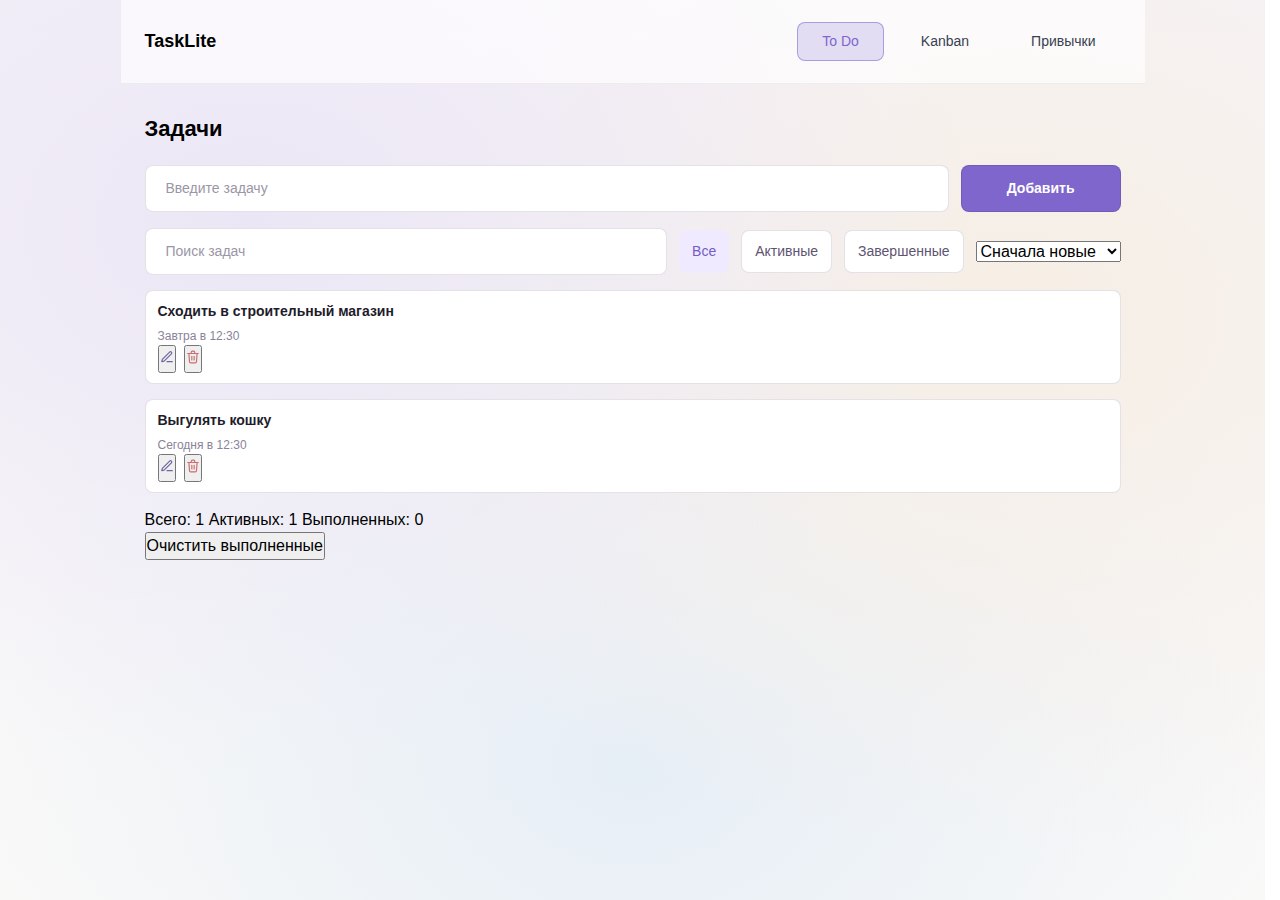
<file: index.html>
<!doctype html>
<html lang="en">
  <head>
    <meta charset="UTF-8" />
    <meta name="viewport" content="width=device-width, initial-scale=1.0" />
    <link rel="stylesheet" href="styles/normalize.css" />
    <link rel="stylesheet" href="styles/style.css" />
    <title>Document</title>
  </head>

  <body class="todo">
    <header class="header__container header container">
      <div class="header__container">
        <h3 class="header__title">TaskLite</h3>
      </div>
      <nav class="tabs">
        <a href="index.html" class="tab active">To Do</a>
        <a href="kanban.html" class="tab">Kanban</a>
        <a href="habits.html" class="tab">Привычки</a>
      </nav>
    </header>
    <main class="container">
      <h1 class="title">Задачи</h1>
      <form class="form-add">
        <input
          type="text"
          class="form-add__input"
          placeholder="Введите задачу"
        />
        <button class="form-add__btn" type="submit">Добавить</button>
      </form>
      <div class="toolbar">
        <input type="text" class="toolbar__input" placeholder="Поиск задач" />
        <div class="tabs toolbar__tabs">
          <button class="tabs__item tabs__item--active">Все</button>
          <button class="tabs__item">Активные</button>
          <button class="tabs__item">Завершенные</button>
        </div>
        <select class="toolbar__sort">
          <option value="new">Сначала новые</option>
          <option value="old">Сначала старые</option>
        </select>
      </div>
      <div class="tasks"></div>
      <!-- <section class="task">
            <div class="task__content">
                <div class="task__title">Пример задачи</div>
                <div class="task__meta">26.09.2025, 15:49</div>
            </div>
            <div class="task__actions">
                <button class="task__action task__action--edit">
                    <svg class="task__icon" viewBox="0 0 24 24" width="14" height="14" fill="none" stroke="#6f64a3"
                        stroke-width="2" stroke-linecap="round" stroke-linejoin="round">
                        <path d="M12 20h9" />
                        <path d="M16.5 3.5a2.121 2.121 0 0 1 3 3L7 19l-4 1 1-4L16.5 3.5z" />
                    </svg>
                </button>
                <button class="task__action task__action--delete">
                    <svg class="task__icon" viewBox="0 0 24 24" width="14 " height="14" fill="none" stroke="#cb6e6e"
                        stroke-width="2" stroke-linecap="round" stroke-linejoin="round">
                        <polyline points="3 6 5 6 21 6" />
                        <path d="M19 6l-1 14a2 2 0 0 1-2 2H8a2 2 0 0 1-2-2L5 6" />
                        <path d="M10 11v6" />
                        <path d="M14 11v6" />
                        <path d="M9 6V4a2 2 0 0 1 2-2h2a2 2 0 0 1 2 2v2" />
                    </svg>
                </button>
            </div>
        </section> -->
      <div class="footer-controls">
        <div class="footer-controls__counters">
          <span>Всего: 1</span>
          <span>Активных: 1</span>
          <span>Выполненных: 0</span>
        </div>
        <button
          class="button button--clear footer-controls__clear"
          type="button"
        >
          Очистить выполненные
        </button>
      </div>
    </main>
    <script src="main.js"></script>
  </body>
</html>
</file>
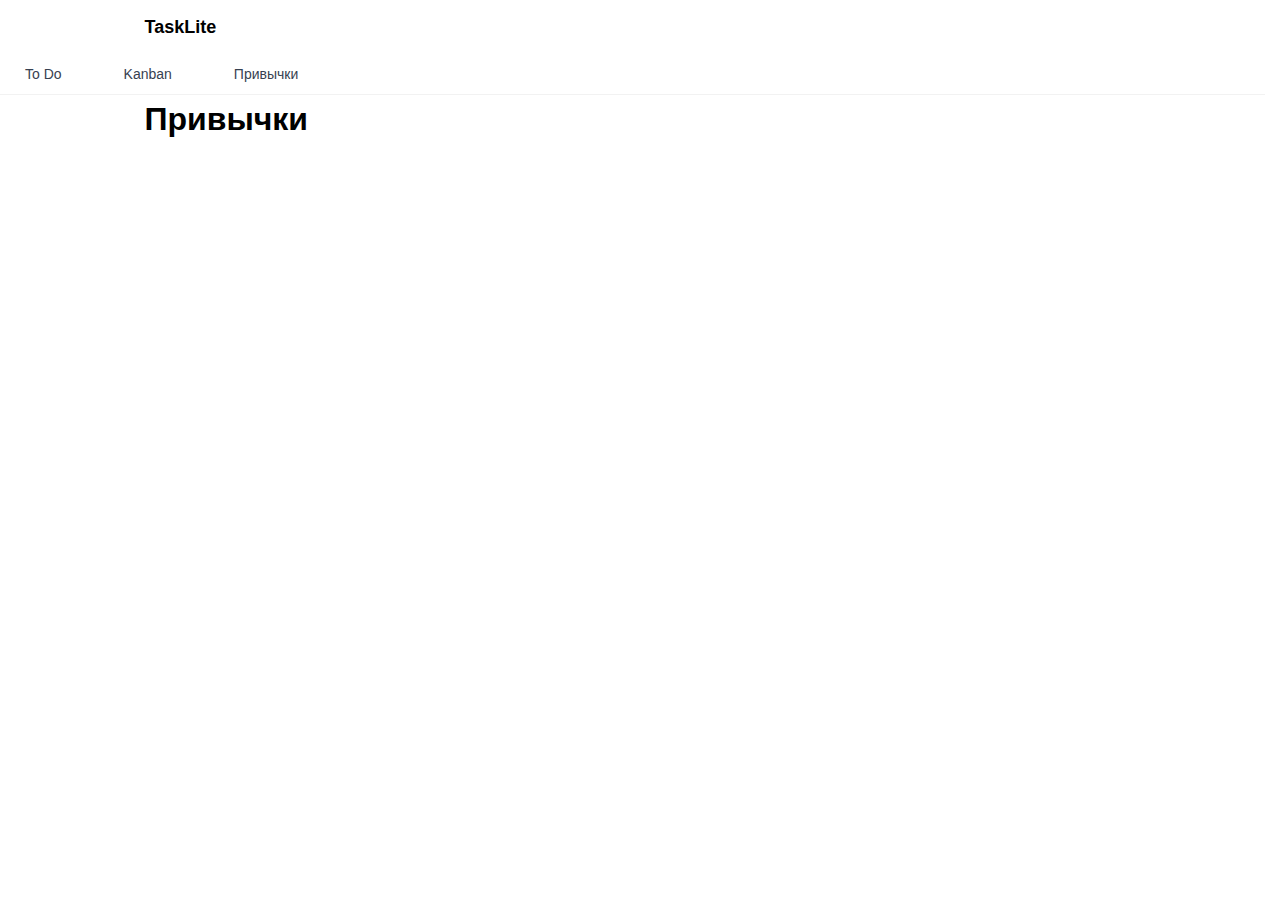
<file: habits.html>
<!doctype html>
<html lang="ru">
  <head>
    <meta charset="utf-8" />
    <meta name="viewport" content="width=device-width, initial-scale=1" />
    <title>TaskLite — Habits</title>
    <link rel="stylesheet" href="styles/normalize.css" />
    <link rel="stylesheet" href="styles/style.css" />
  </head>

  <body class="habits">
    <header class="header">
      <div class="container header__container">
        <h3 class="header__title">TaskLite</h3>
      </div>
      <nav class="tabs">
        <a href="index.html" class="tab active">To Do</a>
        <a href="kanban.html" class="tab">Kanban</a>
        <a href="habits.html" class="tab">Привычки</a>
      </nav>
    </header>
    <main class="container">
      <h1 class="page-title">Привычки</h1>
    </main>
  </body>
</html>
</file>
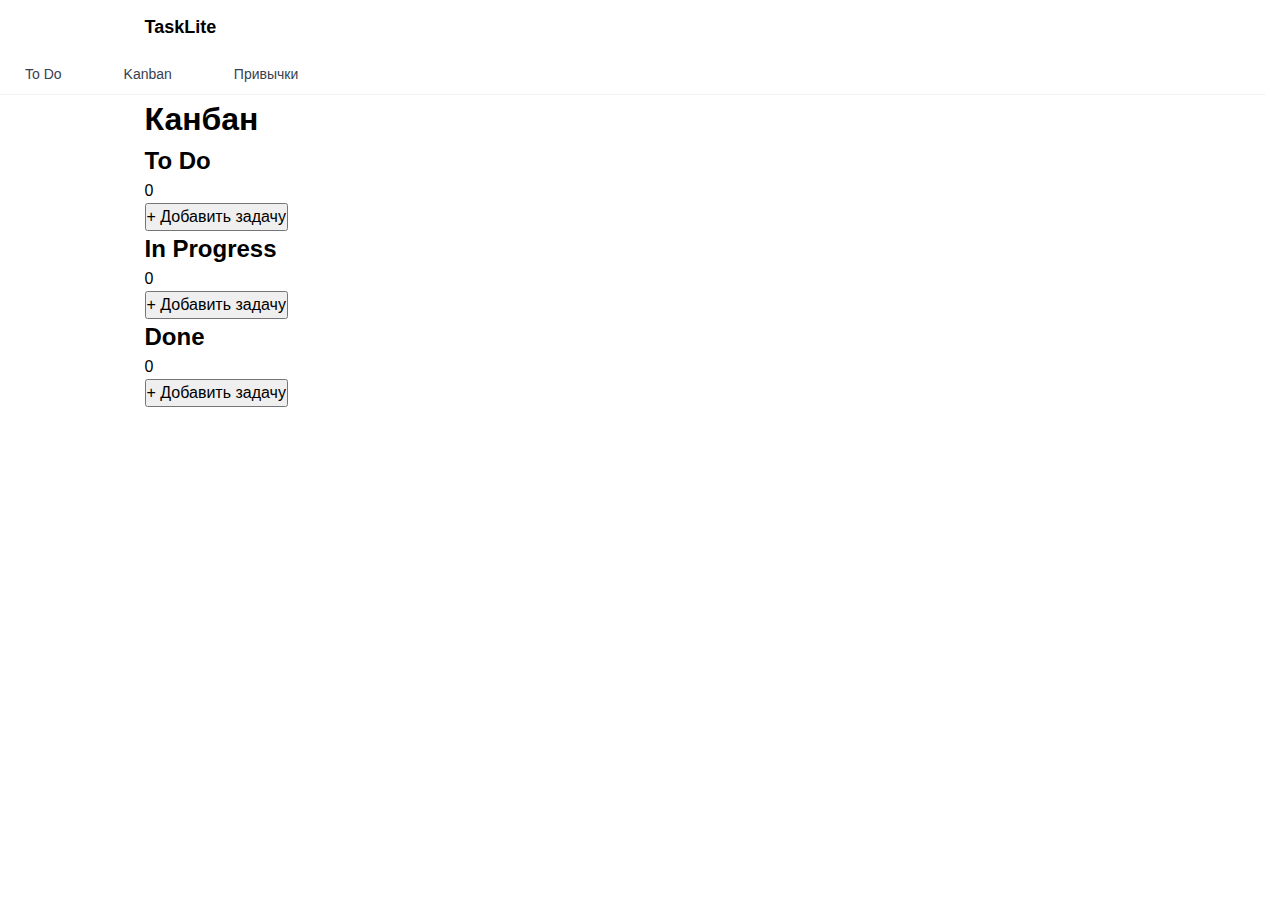
<file: kanban.html>
<!doctype html>
<html lang="ru">
  <head>
    <meta charset="utf-8" />
    <meta name="viewport" content="width=device-width, initial-scale=1" />
    <title>TaskLite — Kanban</title>
    <link rel="stylesheet" href="styles/normalize.css" />
    <link rel="stylesheet" href="styles/style.css" />
  </head>

  <body class="kanban">
    <header class="header">
      <div class="container header__container">
        <h3 class="header__title">TaskLite</h3>
      </div>
      <nav class="tabs">
        <a href="index.html" class="tab active">To Do</a>
        <a href="kanban.html" class="tab">Kanban</a>
        <a href="habits.html" class="tab">Привычки</a>
      </nav>
    </header>
    <main class="kanban container">
      <h1 class="kanban__title">Канбан</h1>
      <div class="board">
        <div class="column" data-status="todo">
          <div class="column__header">
            <h2 class="column__title">To Do</h2>
            <span class="column__counter">0</span>
          </div>
          <div class="column__tasks">
            <div class="column__task task-kanban">
              <h3 class="task__title">Разработать API авторизации</h3>
              <p class="task-kanban__descr">
                Реализовать JWT-токены, refresh/access, роуты для login/register
              </p>
              <div class="task-kanban__footer">
                <span class="task-kanban__priority">Высокий приоритет</span>
                <span class="task-kanban__deadline">15.03</span>
              </div>
            </div>
            <div class="column__task task-kanban">
              <h3 class="task__title">Исправить баг с кэшем</h3>
              <p class="task-kanban__descr">
                Пользователи видят устаревшие данные после обновления страницы
              </p>
              <div class="task-kanban__footer">
                <span class="task-kanban__priority">Высокий приоритет</span>
                <span class="task-kanban__deadline">18.03</span>
              </div>
            </div>
            <div class="column__task task-kanban">
              <h3 class="task__title">Обновить документацию</h3>
              <p class="task-kanban__descr">
                Добавить примеры запросов в Swagger, описать ошибки API
              </p>
              <div class="task-kanban__footer">
                <span class="task-kanban__priority">Высокий приоритет</span>
                <span class="task-kanban__deadline">20.03</span>
              </div>
            </div>
          </div>
          <button class="column__btn">+ Добавить задачу</button>
        </div>
        <div class="column" data-status="in-progress">
          <div class="column__header">
            <h2 class="column__title">In Progress</h2>
            <span class="column__counter">0</span>
          </div>
          <div class="column__tasks">
            <div class="column__tasks">
              <div class="column__task task-kanban">
                <h3 class="task__title">Обновить зависимости</h3>
                <p class="task-kanban__descr">Реализовать JWT-токены</p>
                <div class="task-kanban__footer">
                  <span class="task-kanban__priority medium"
                    >Medium priority</span
                  >
                  <span class="task-kanban__deadline">15.03</span>
                </div>
              </div>
              <div class="column__task task-kanban">
                <h3 class="task__title">Исправить баг</h3>
                <p class="task-kanban__descr">
                  Пользователи видят устаревшие данные после обновления страницы
                </p>
                <div class="task-kanban__footer">
                  <span class="task-kanban__priority high">High priority</span>
                  <span class="task-kanban__deadline">18.03</span>
                </div>
              </div>
              <div class="column__task task-kanban">
                <h3 class="task__title">Оптимизация запросов</h3>
                <p class="task-kanban__descr">
                  Добавить примеры запросов в Swagger, описать ошибки API
                </p>
                <div class="task-kanban__footer">
                  <span class="task-kanban__priority low">Low priority</span>
                  <span class="task-kanban__deadline">20.03</span>
                </div>
              </div>
            </div>
          </div>
          <button class="column__btn">+ Добавить задачу</button>
        </div>
        <div class="column" data-status="done">
          <div class="column__header">
            <h2 class="column__title">Done</h2>
            <span class="column__counter">2</span>
          </div>
          <div class="column__tasks">
            <div class="column__tasks">
              <div class="column__task task-kanban">
                <h3 class="task__title">Рефакторинг</h3>
                <p class="task-kanban__descr">Реализовать JWT-токены</p>
                <div class="task-kanban__footer">
                  <span class="task-kanban__priority">Высокий приоритет</span>
                  <span class="task-kanban__deadline">15.03</span>
                </div>
              </div>
              <div class="column__task task-kanban">
                <h3 class="task__title">Добавить unit-тесты</h3>
                <p class="task-kanban__descr">
                  Пользователи видят устаревшие данные после обновления страницы
                </p>
                <div class="task-kanban__footer">
                  <span class="task-kanban__priority">Средний приоритет</span>
                  <span class="task-kanban__deadline">18.03</span>
                </div>
              </div>
            </div>
          </div>
          <button class="column__btn">+ Добавить задачу</button>
        </div>
      </div>
    </main>
    <script src="kanban.js"></script>
    <script src="task.js"></script>
  </body>
</html>
</file>
<file: styles/style.css>
* {
    margin: 0;
    padding: 0;
    box-sizing: border-box;
    font-family: "Inter", sans-serif;
}

html,
body {
    margin: 0;
    font-family: "Inter", sans-serif;
    height: 100%;
}

.container {
    max-width: 1024px;
    margin: 0 auto;
    padding: 0 24px;
}

.form-add {
    display: flex;
    flex-direction: row;
    gap: 12px;
    justify-content: center;
    padding-bottom: 16px;
}

.form-add__input {
    width: 100%;
    padding: 12px 20px;
    font-size: 14px;
    border: 1px solid rgba(30, 10, 60, 0.12);
    border-radius: 8px;
    background-color: white;
}

.form-add__input::placeholder {
    color: #9b96a6;
}

.form-add__btn {
    padding: 12px 45px;
    border: 1px solid rgba(30, 10, 60, 0.12);
    border-radius: 8px;
    font-weight: 600;
    color: white;
    font-size: 14px;
    background-color: #7e66cd;
    cursor: pointer;
}

.header {
    position: sticky;
    top: 0;
    z-index: 10;
    border-bottom: 1px solid rgba(0, 0, 0, .05);
    background: rgba(255, 255, 255, .65);
}

.header__container {
    display: flex;
    align-items: center;
    justify-content: space-between;
    padding-top: 14px;
    padding-bottom: 14px;
}

.header__title {
    font-size: 18px;
    font-weight: 700;
}

.tabs {
    display: flex;
    gap: 12px;
}

.tab {
    text-decoration: none;
    background-color: transparent;
    border: 1px solid transparent;
    border-radius: 8px;
    padding: 8px 24px;
    font-size: 14px;
    font-weight: 500;
    color: #374151;
    cursor: pointer;
}

.todo .tab.active {
    background: #e3ddf4;
    border: 1px solid rgba(126, 102, 205, 0.55);
    color: #7e66cd;
}

.todo {
    background:
        radial-gradient(1200px 900px at 20% 25%, #ebe6f5 0%, transparent 60%),
        radial-gradient(1200px 900px at 80% 35%, #f6eee4 0%, transparent 60%),
        radial-gradient(1200px 900px at 50% 85%, #e6eef6 0%, transparent 60%),
        linear-gradient(#f6f3f9, #fbfaf8);
    background-attachment: fixed;
}

.title {
    font-size: 22px;
    font-weight: 600;
    margin: 28px 0 20px;
}

.tabs__item {
    padding: 10px 13px;
    border: 1px solid rgba(30, 10, 60, 0.12);
    border-radius: 8px;
    background: white;
    font-size: 14px;
    font-weight: 500;
    color: #5e5472;
    cursor: pointer;
}

.tabs__item--active {
    background: #efeaff;
    border: #cfc6f5;
    color: #735cc6;
}

.toolbar {
    display: flex;
    flex-direction: row;
    justify-content: space-around;
    align-items: center;
    gap: 12px;
    margin-bottom: 15px;
}

.toolbar__input {
    width: 100%;
    padding: 12px 20px;
    font-size: 14px;
    border: 1px solid rgba(30, 10, 60, 0.12);
    border-radius: 8px;
    background: white;
}

.toolbar__input:hover {
    border: 1px solid rgba(30, 10, 60, 0.2);
}
.toolbar__input:focus-visible {
    outline: none;
    border-color: #7e66cd;
    box-shadow: 0 0 0 3 px rgba(126, 102, 205, 0.28);
}
.toolbar__input::placeholder {
    color: #9b96a6;
}

.task {
    padding: 10px 12px;
    border: 1px solid rgba(30, 10, 60, 0.12);
    border-radius: 8px;
    background-color: #fff;
    margin-bottom: 15px;
}

.task__title {
    font-size: 14px;
    font-weight: 700;
    margin-bottom: 5px;
    color: #221c2a;
}

.task__meta {
  font-size: 12px;
  color: #8a8398;
}

.task__actions {
  display: flex;
  align-items: center;
  gap: 8px;
}
</file>
